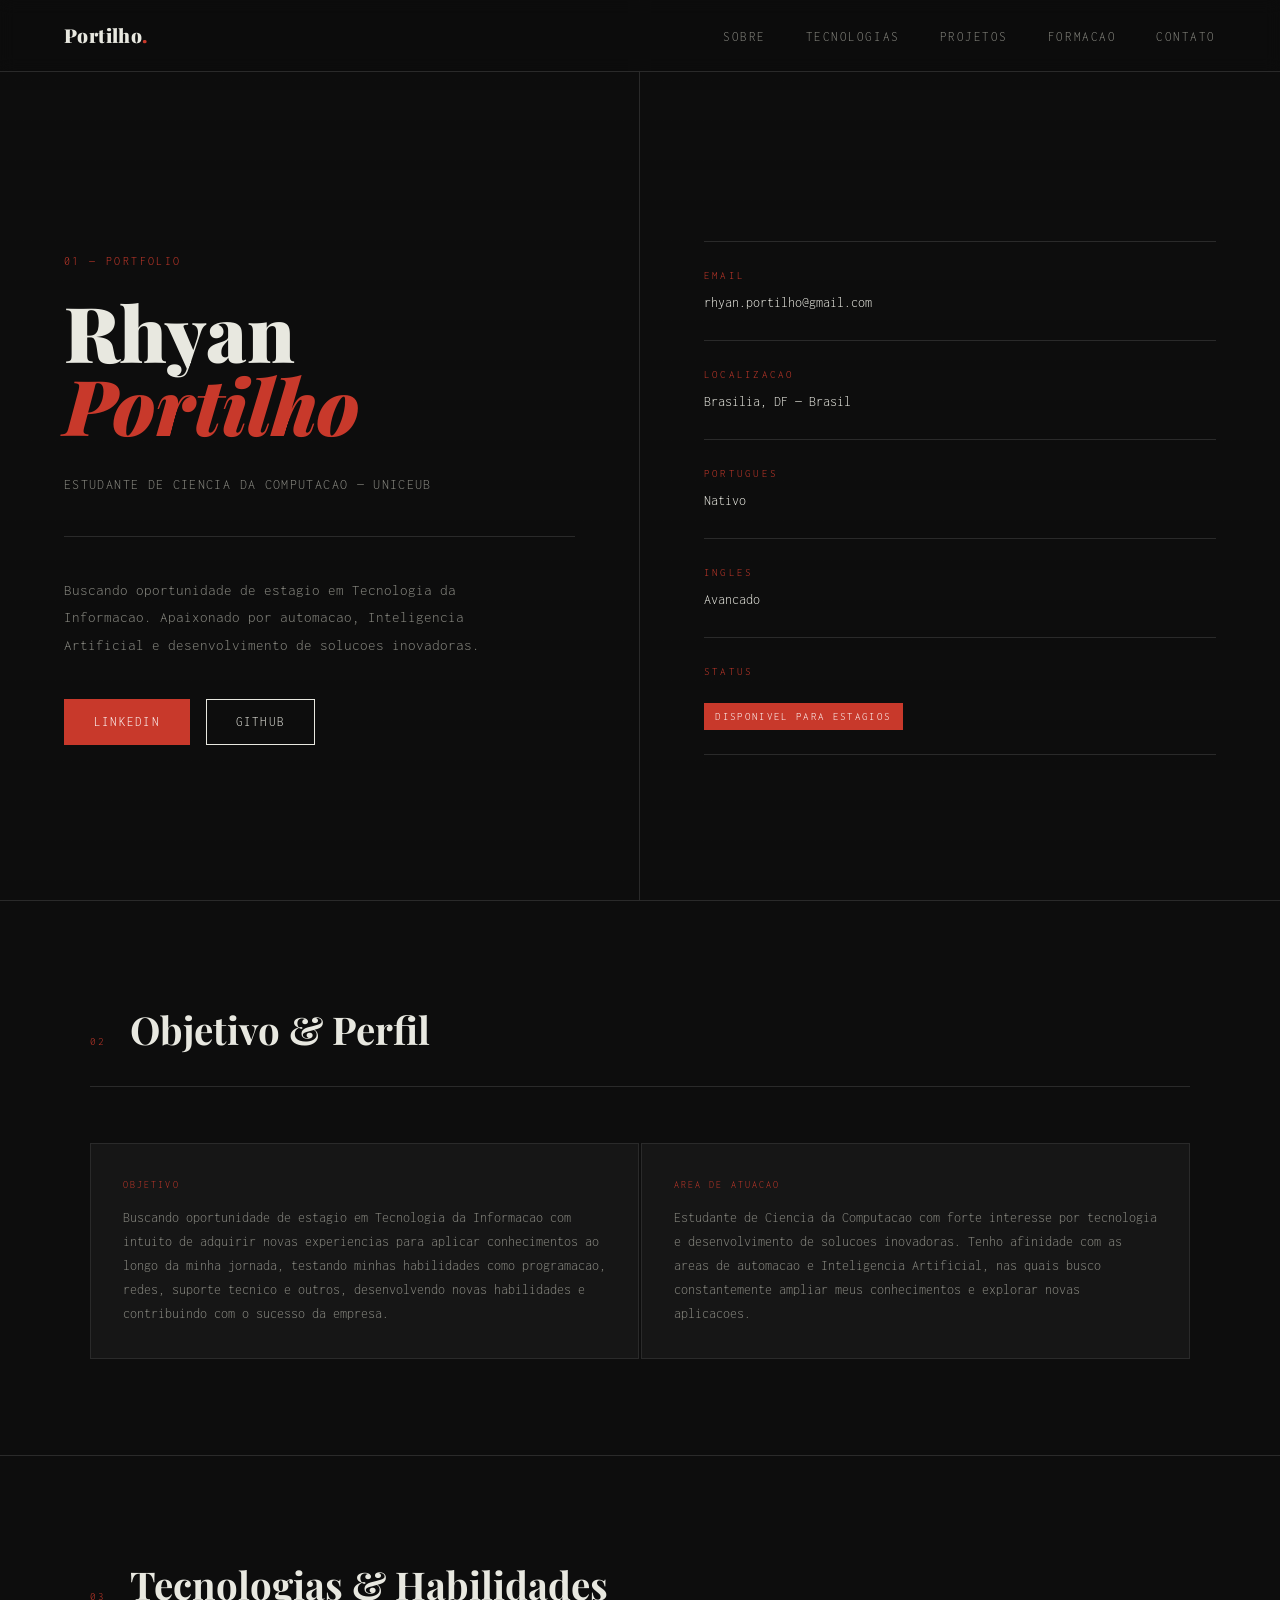
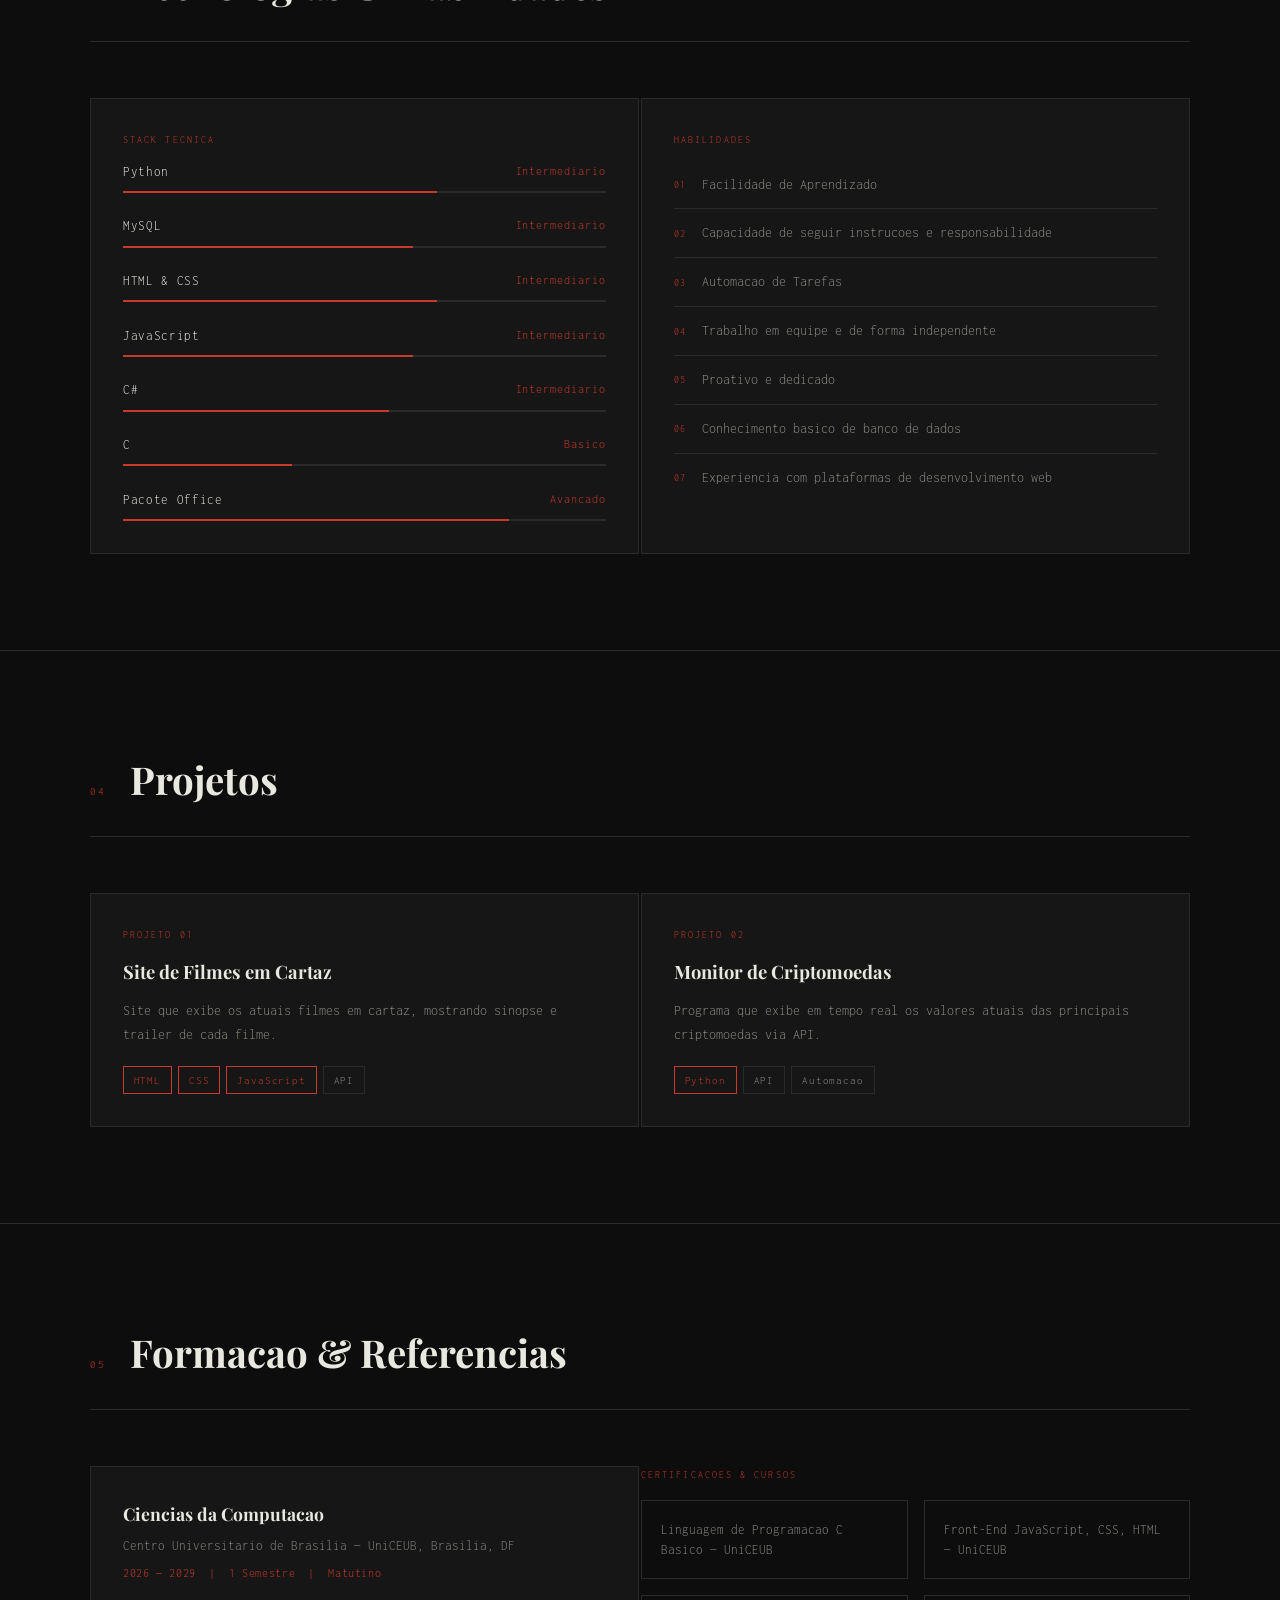
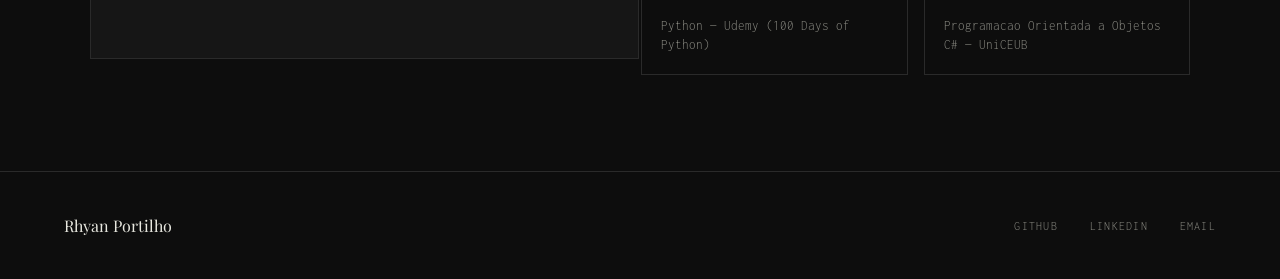
<file: index.html>
<!DOCTYPE html>
<html lang="pt-BR">
<head>
  <meta charset="UTF-8"/>
  <meta name="viewport" content="width=device-width, initial-scale=1.0"/>
  <title>Rhyan Portilho</title>
  <link href="https://fonts.googleapis.com/css2?family=Playfair+Display:wght@400;700;900&family=Inconsolata:wght@300;400;500&display=swap" rel="stylesheet"/>
  <style>
    *, *::before, *::after { margin: 0; padding: 0; box-sizing: border-box; }

    :root {
      --bg: #0d0d0d;
      --ink: #e8e8e0;
      --accent: #c8392b;
      --muted: #888880;
      --line: #2a2a2a;
      --card: #161616;
    }

    html { scroll-behavior: smooth; }

    body {
      background: var(--bg);
      color: var(--ink);
      font-family: 'Inconsolata', monospace;
      font-weight: 300;
      line-height: 1.7;
      overflow-x: hidden;
    }

    /* GRID LINES */
    body::before {
      content: '';
      position: fixed;
      inset: 0;
      background-image:
        linear-gradient(rgba(26,26,26,0.04) 1px, transparent 1px),
        linear-gradient(90deg, rgba(26,26,26,0.04) 1px, transparent 1px);
      background-size: 40px 40px;
      pointer-events: none;
      z-index: 0;
    }

    /* NAV */
    nav {
      position: fixed;
      top: 0; left: 0; right: 0;
      z-index: 100;
      display: flex;
      justify-content: space-between;
      align-items: center;
      padding: 1.2rem 4rem;
      background: rgba(13,13,13,0.92);
      backdrop-filter: blur(8px);
      border-bottom: 1px solid var(--line);
    }

    .nav-logo {
      font-family: 'Playfair Display', serif;
      font-weight: 900;
      font-size: 1.2rem;
      letter-spacing: 0.02em;
      color: var(--ink);
    }

    .nav-logo span { color: var(--accent); }

    .nav-links {
      display: flex;
      gap: 2.5rem;
      list-style: none;
    }

    .nav-links a {
      color: var(--muted);
      text-decoration: none;
      font-size: 0.8rem;
      letter-spacing: 0.12em;
      text-transform: uppercase;
      transition: color 0.2s;
    }

    .nav-links a:hover { color: var(--accent); }

    /* HERO */
    .hero {
      min-height: 100vh;
      display: grid;
      grid-template-columns: 1fr 1fr;
      position: relative;
      z-index: 1;
    }

    .hero-left {
      padding: 10rem 4rem 4rem;
      border-right: 1px solid var(--line);
      display: flex;
      flex-direction: column;
      justify-content: center;
    }

    .hero-number {
      font-size: 0.75rem;
      letter-spacing: 0.2em;
      color: var(--accent);
      text-transform: uppercase;
      margin-bottom: 1.5rem;
    }

    .hero-name {
      font-family: 'Playfair Display', serif;
      font-weight: 900;
      font-size: clamp(3.5rem, 6vw, 6rem);
      line-height: 0.95;
      color: var(--ink);
      margin-bottom: 2rem;
    }

    .hero-name em {
      font-style: italic;
      color: var(--accent);
    }

    .hero-role {
      font-size: 0.85rem;
      letter-spacing: 0.1em;
      text-transform: uppercase;
      color: var(--muted);
      margin-bottom: 2.5rem;
      padding-bottom: 2.5rem;
      border-bottom: 1px solid var(--line);
    }

    .hero-desc {
      font-size: 0.95rem;
      color: var(--muted);
      max-width: 440px;
      line-height: 1.8;
      margin-bottom: 2.5rem;
    }

    .hero-btns {
      display: flex;
      gap: 1rem;
      flex-wrap: wrap;
    }

    .btn {
      display: inline-flex;
      align-items: center;
      padding: 0.7rem 1.8rem;
      font-family: 'Inconsolata', monospace;
      font-size: 0.8rem;
      letter-spacing: 0.1em;
      text-transform: uppercase;
      text-decoration: none;
      transition: all 0.2s;
      border: 1px solid var(--ink);
      color: var(--ink);
      background: transparent;
    }

    .btn:hover {
      background: var(--ink);
      color: var(--bg);
    }

    .btn-accent {
      background: var(--accent);
      border-color: var(--accent);
      color: #fff;
    }

    .btn-accent:hover {
      background: #a82d22;
      border-color: #a82d22;
      color: #fff;
    }

    .hero-right {
      padding: 10rem 4rem 4rem;
      display: flex;
      flex-direction: column;
      justify-content: center;
      gap: 0;
    }

    .info-block {
      padding: 1.5rem 0;
      border-bottom: 1px solid var(--line);
    }

    .info-block:first-child { border-top: 1px solid var(--line); }

    .info-label {
      font-size: 0.7rem;
      letter-spacing: 0.2em;
      text-transform: uppercase;
      color: var(--accent);
      margin-bottom: 0.4rem;
    }

    .info-value {
      font-size: 0.9rem;
      color: var(--ink);
    }

    .info-value a {
      color: var(--ink);
      text-decoration: none;
      transition: color 0.2s;
    }

    .info-value a:hover { color: var(--accent); }

    .badge {
      display: inline-block;
      background: var(--accent);
      color: #fff;
      font-size: 0.7rem;
      letter-spacing: 0.12em;
      text-transform: uppercase;
      padding: 0.25rem 0.7rem;
      margin-top: 1rem;
    }

    /* SECTIONS */
    section {
      position: relative;
      z-index: 1;
      padding: 6rem 4rem;
      border-top: 1px solid var(--line);
    }

    .section-inner { max-width: 1100px; margin: 0 auto; }

    .section-header {
      display: flex;
      align-items: baseline;
      gap: 1.5rem;
      margin-bottom: 3.5rem;
      padding-bottom: 1.5rem;
      border-bottom: 1px solid var(--line);
    }

    .section-num {
      font-size: 0.7rem;
      letter-spacing: 0.2em;
      color: var(--accent);
      text-transform: uppercase;
    }

    .section-title {
      font-family: 'Playfair Display', serif;
      font-weight: 700;
      font-size: clamp(1.8rem, 3vw, 2.5rem);
      color: var(--ink);
    }

    /* TWO COL */
    .two-col { display: grid; grid-template-columns: 1fr 1fr; gap: 2px; }

    /* CARDS */
    .card {
      background: var(--card);
      padding: 2rem;
      border: 1px solid var(--line);
      transition: border-color 0.2s;
    }

    .card:hover { border-color: var(--accent); }

    .card-num {
      font-size: 0.65rem;
      letter-spacing: 0.2em;
      color: var(--accent);
      text-transform: uppercase;
      margin-bottom: 0.75rem;
    }

    .card h3 {
      font-family: 'Playfair Display', serif;
      font-weight: 700;
      font-size: 1.15rem;
      color: var(--ink);
      margin-bottom: 0.75rem;
    }

    .card p { font-size: 0.88rem; color: var(--muted); line-height: 1.7; }

    .tags { display: flex; flex-wrap: wrap; gap: 0.4rem; margin-top: 1.2rem; }

    .tag {
      font-size: 0.7rem;
      padding: 0.2rem 0.6rem;
      border: 1px solid var(--line);
      color: var(--muted);
      letter-spacing: 0.08em;
    }

    .tag.active {
      border-color: var(--accent);
      color: var(--accent);
    }

    /* SKILL BARS */
    .skill-list { display: flex; flex-direction: column; gap: 1.4rem; }

    .skill-item {}

    .skill-header {
      display: flex;
      justify-content: space-between;
      margin-bottom: 0.5rem;
      font-size: 0.82rem;
    }

    .skill-name { color: var(--ink); letter-spacing: 0.05em; }
    .skill-level { color: var(--accent); font-size: 0.75rem; letter-spacing: 0.08em; }

    .skill-bar {
      height: 2px;
      background: var(--line);
      position: relative;
    }

    .skill-fill {
      height: 100%;
      background: var(--accent);
      transition: width 1.4s cubic-bezier(0.4, 0, 0.2, 1);
    }

    /* ABILITY LIST */
    .ability-list { display: flex; flex-direction: column; }

    .ability-item {
      display: flex;
      align-items: flex-start;
      gap: 1rem;
      padding: 0.75rem 0;
      border-bottom: 1px solid var(--line);
      font-size: 0.88rem;
      color: var(--muted);
    }

    .ability-item:last-child { border-bottom: none; }

    .ability-num {
      font-size: 0.65rem;
      color: var(--accent);
      letter-spacing: 0.1em;
      flex-shrink: 0;
      padding-top: 0.2rem;
    }

    /* EDU */
    .edu-block {
      padding: 2rem;
      border: 1px solid var(--line);
      background: var(--card);
      margin-bottom: 1rem;
    }

    .edu-block h3 {
      font-family: 'Playfair Display', serif;
      font-size: 1.1rem;
      color: var(--ink);
      margin-bottom: 0.4rem;
    }

    .edu-meta { font-size: 0.82rem; color: var(--muted); }
    .edu-period { font-size: 0.78rem; color: var(--accent); margin-top: 0.3rem; letter-spacing: 0.05em; }

    /* REF GRID */
    .ref-grid { display: grid; grid-template-columns: 1fr 1fr; gap: 1rem; }

    .ref-item {
      padding: 1.2rem;
      border: 1px solid var(--line);
      font-size: 0.82rem;
      color: var(--muted);
      line-height: 1.5;
      transition: border-color 0.2s;
    }

    .ref-item:hover { border-color: var(--accent); color: var(--ink); }

    /* FOOTER */
    footer {
      border-top: 1px solid var(--line);
      padding: 2.5rem 4rem;
      display: flex;
      justify-content: space-between;
      align-items: center;
      position: relative;
      z-index: 1;
    }

    .footer-name {
      font-family: 'Playfair Display', serif;
      font-size: 1rem;
      color: var(--ink);
    }

    .footer-links {
      display: flex;
      gap: 2rem;
    }

    .footer-links a {
      font-size: 0.78rem;
      letter-spacing: 0.1em;
      text-transform: uppercase;
      color: var(--muted);
      text-decoration: none;
      transition: color 0.2s;
    }

    .footer-links a:hover { color: var(--accent); }

    /* RESPONSIVE */
    @media (max-width: 900px) {
      nav { padding: 1rem 1.5rem; }
      .nav-links { gap: 1.2rem; }
      .nav-links a { font-size: 0.7rem; }
      .hero { grid-template-columns: 1fr; }
      .hero-left { padding: 7rem 1.5rem 3rem; border-right: none; border-bottom: 1px solid var(--line); }
      .hero-right { padding: 3rem 1.5rem; }
      section { padding: 4rem 1.5rem; }
      .two-col { grid-template-columns: 1fr; }
      .ref-grid { grid-template-columns: 1fr; }
      footer { flex-direction: column; gap: 1.5rem; padding: 2rem 1.5rem; }
    }
  </style>
</head>
<body>

  <nav>
    <div class="nav-logo">Portilho<span>.</span></div>
    <ul class="nav-links">
      <li><a href="#sobre">Sobre</a></li>
      <li><a href="#tecnologias">Tecnologias</a></li>
      <li><a href="#projetos">Projetos</a></li>
      <li><a href="#formacao">Formacao</a></li>
      <li><a href="#contato">Contato</a></li>
    </ul>
  </nav>

  <!-- HERO -->
  <div class="hero">
    <div class="hero-left">
      <p class="hero-number">01 — Portfolio</p>
      <h1 class="hero-name">Rhyan<br/><em>Portilho</em></h1>
      <p class="hero-role">Estudante de Ciencia da Computacao — UniCEUB</p>
      <p class="hero-desc">Buscando oportunidade de estagio em Tecnologia da Informacao. Apaixonado por automacao, Inteligencia Artificial e desenvolvimento de solucoes inovadoras.</p>
      <div class="hero-btns">
        <a href="https://www.linkedin.com/in/rhyan-portilho-60305b343/" target="_blank" class="btn btn-accent">LinkedIn</a>
        <a href="https://github.com/JustAnyoone" target="_blank" class="btn">GitHub</a>
      </div>
    </div>

    <div class="hero-right">
      <div class="info-block">
        <div class="info-label">Email</div>
        <div class="info-value"><a href="mailto:rhyan.portilho@gmail.com">rhyan.portilho@gmail.com</a></div>
      </div>

      <div class="info-block">
        <div class="info-label">Localizacao</div>
        <div class="info-value">Brasilia, DF — Brasil</div>
      </div>
      <div class="info-block">
        <div class="info-label">Portugues</div>
        <div class="info-value">Nativo</div>
      </div>
      <div class="info-block">
        <div class="info-label">Ingles</div>
        <div class="info-value">Avancado</div>
      </div>
      <div class="info-block">
        <div class="info-label">Status</div>
        <div class="info-value">
          <span class="badge">Disponivel para Estagios</span>
        </div>
      </div>
    </div>
  </div>

  <!-- SOBRE -->
  <section id="sobre">
    <div class="section-inner">
      <div class="section-header">
        <span class="section-num">02</span>
        <h2 class="section-title">Objetivo & Perfil</h2>
      </div>
      <div class="two-col">
        <div class="card">
          <div class="card-num">Objetivo</div>
          <p>Buscando oportunidade de estagio em Tecnologia da Informacao com intuito de adquirir novas experiencias para aplicar conhecimentos ao longo da minha jornada, testando minhas habilidades como programacao, redes, suporte tecnico e outros, desenvolvendo novas habilidades e contribuindo com o sucesso da empresa.</p>
        </div>
        <div class="card">
          <div class="card-num">Area de Atuacao</div>
          <p>Estudante de Ciencia da Computacao com forte interesse por tecnologia e desenvolvimento de solucoes inovadoras. Tenho afinidade com as areas de automacao e Inteligencia Artificial, nas quais busco constantemente ampliar meus conhecimentos e explorar novas aplicacoes.</p>
        </div>
      </div>
    </div>
  </section>

  <!-- TECNOLOGIAS -->
  <section id="tecnologias">
    <div class="section-inner">
      <div class="section-header">
        <span class="section-num">03</span>
        <h2 class="section-title">Tecnologias & Habilidades</h2>
      </div>
      <div class="two-col">
        <div class="card">
          <div class="card-num">Stack Tecnica</div>
          <div class="skill-list">
            <div class="skill-item">
              <div class="skill-header"><span class="skill-name">Python</span><span class="skill-level">Intermediario</span></div>
              <div class="skill-bar"><div class="skill-fill" style="width:65%"></div></div>
            </div>
            <div class="skill-item">
              <div class="skill-header"><span class="skill-name">MySQL</span><span class="skill-level">Intermediario</span></div>
              <div class="skill-bar"><div class="skill-fill" style="width:60%"></div></div>
            </div>
            <div class="skill-item">
              <div class="skill-header"><span class="skill-name">HTML & CSS</span><span class="skill-level">Intermediario</span></div>
              <div class="skill-bar"><div class="skill-fill" style="width:65%"></div></div>
            </div>
            <div class="skill-item">
              <div class="skill-header"><span class="skill-name">JavaScript</span><span class="skill-level">Intermediario</span></div>
              <div class="skill-bar"><div class="skill-fill" style="width:60%"></div></div>
            </div>
            <div class="skill-item">
              <div class="skill-header"><span class="skill-name">C#</span><span class="skill-level">Intermediario</span></div>
              <div class="skill-bar"><div class="skill-fill" style="width:55%"></div></div>
            </div>
            <div class="skill-item">
              <div class="skill-header"><span class="skill-name">C</span><span class="skill-level">Basico</span></div>
              <div class="skill-bar"><div class="skill-fill" style="width:35%"></div></div>
            </div>
            <div class="skill-item">
              <div class="skill-header"><span class="skill-name">Pacote Office</span><span class="skill-level">Avancado</span></div>
              <div class="skill-bar"><div class="skill-fill" style="width:80%"></div></div>
            </div>
          </div>
        </div>
        <div class="card">
          <div class="card-num">Habilidades</div>
          <div class="ability-list">
            <div class="ability-item"><span class="ability-num">01</span><span>Facilidade de Aprendizado</span></div>
            <div class="ability-item"><span class="ability-num">02</span><span>Capacidade de seguir instrucoes e responsabilidade</span></div>
            <div class="ability-item"><span class="ability-num">03</span><span>Automacao de Tarefas</span></div>
            <div class="ability-item"><span class="ability-num">04</span><span>Trabalho em equipe e de forma independente</span></div>
            <div class="ability-item"><span class="ability-num">05</span><span>Proativo e dedicado</span></div>
            <div class="ability-item"><span class="ability-num">06</span><span>Conhecimento basico de banco de dados</span></div>
            <div class="ability-item"><span class="ability-num">07</span><span>Experiencia com plataformas de desenvolvimento web</span></div>
          </div>
        </div>
      </div>
    </div>
  </section>

  <!-- PROJETOS -->
  <section id="projetos">
    <div class="section-inner">
      <div class="section-header">
        <span class="section-num">04</span>
        <h2 class="section-title">Projetos</h2>
      </div>
      <div class="two-col">
        <div class="card">
          <div class="card-num">Projeto 01</div>
          <h3>Site de Filmes em Cartaz</h3>
          <p>Site que exibe os atuais filmes em cartaz, mostrando sinopse e trailer de cada filme.</p>
          <div class="tags">
            <span class="tag active">HTML</span>
            <span class="tag active">CSS</span>
            <span class="tag active">JavaScript</span>
            <span class="tag">API</span>
          </div>
        </div>
        <div class="card">
          <div class="card-num">Projeto 02</div>
          <h3>Monitor de Criptomoedas</h3>
          <p>Programa que exibe em tempo real os valores atuais das principais criptomoedas via API.</p>
          <div class="tags">
            <span class="tag active">Python</span>
            <span class="tag">API</span>
            <span class="tag">Automacao</span>
          </div>
        </div>
      </div>
    </div>
  </section>

  <!-- FORMACAO -->
  <section id="formacao">
    <div class="section-inner">
      <div class="section-header">
        <span class="section-num">05</span>
        <h2 class="section-title">Formacao & Referencias</h2>
      </div>
      <div class="two-col" style="align-items:start;">
        <div style="display:flex; flex-direction:column; height:100%;">
          <div class="edu-block" style="height:100%;">
            <h3>Ciencias da Computacao</h3>
            <div class="edu-meta">Centro Universitario de Brasilia — UniCEUB, Brasilia, DF</div>
            <div class="edu-period">2026 — 2029 &nbsp;|&nbsp; 1 Semestre &nbsp;|&nbsp; Matutino</div>
          </div>
        </div>
        <div>
          <div class="card-num" style="margin-bottom:1rem;">Certificacoes & Cursos</div>
          <div class="ref-grid">
            <div class="ref-item">Linguagem de Programacao C Basico — UniCEUB</div>
            <div class="ref-item">Front-End JavaScript, CSS, HTML — UniCEUB</div>
            <div class="ref-item">Python — Udemy (100 Days of Python)</div>
            <div class="ref-item">Programacao Orientada a Objetos C# — UniCEUB</div>
          </div>
        </div>
      </div>
    </div>
  </section>

  <!-- FOOTER -->
  <footer id="contato">
    <div class="footer-name">Rhyan Portilho</div>
    <div class="footer-links">
      <a href="https://github.com/JustAnyoone" target="_blank">GitHub</a>
      <a href="https://www.linkedin.com/in/rhyan-portilho-60305b343/" target="_blank">LinkedIn</a>
      <a href="mailto:rhyan.portilho@gmail.com">Email</a>
    </div>
  </footer>

</body>
</html>
</file>
